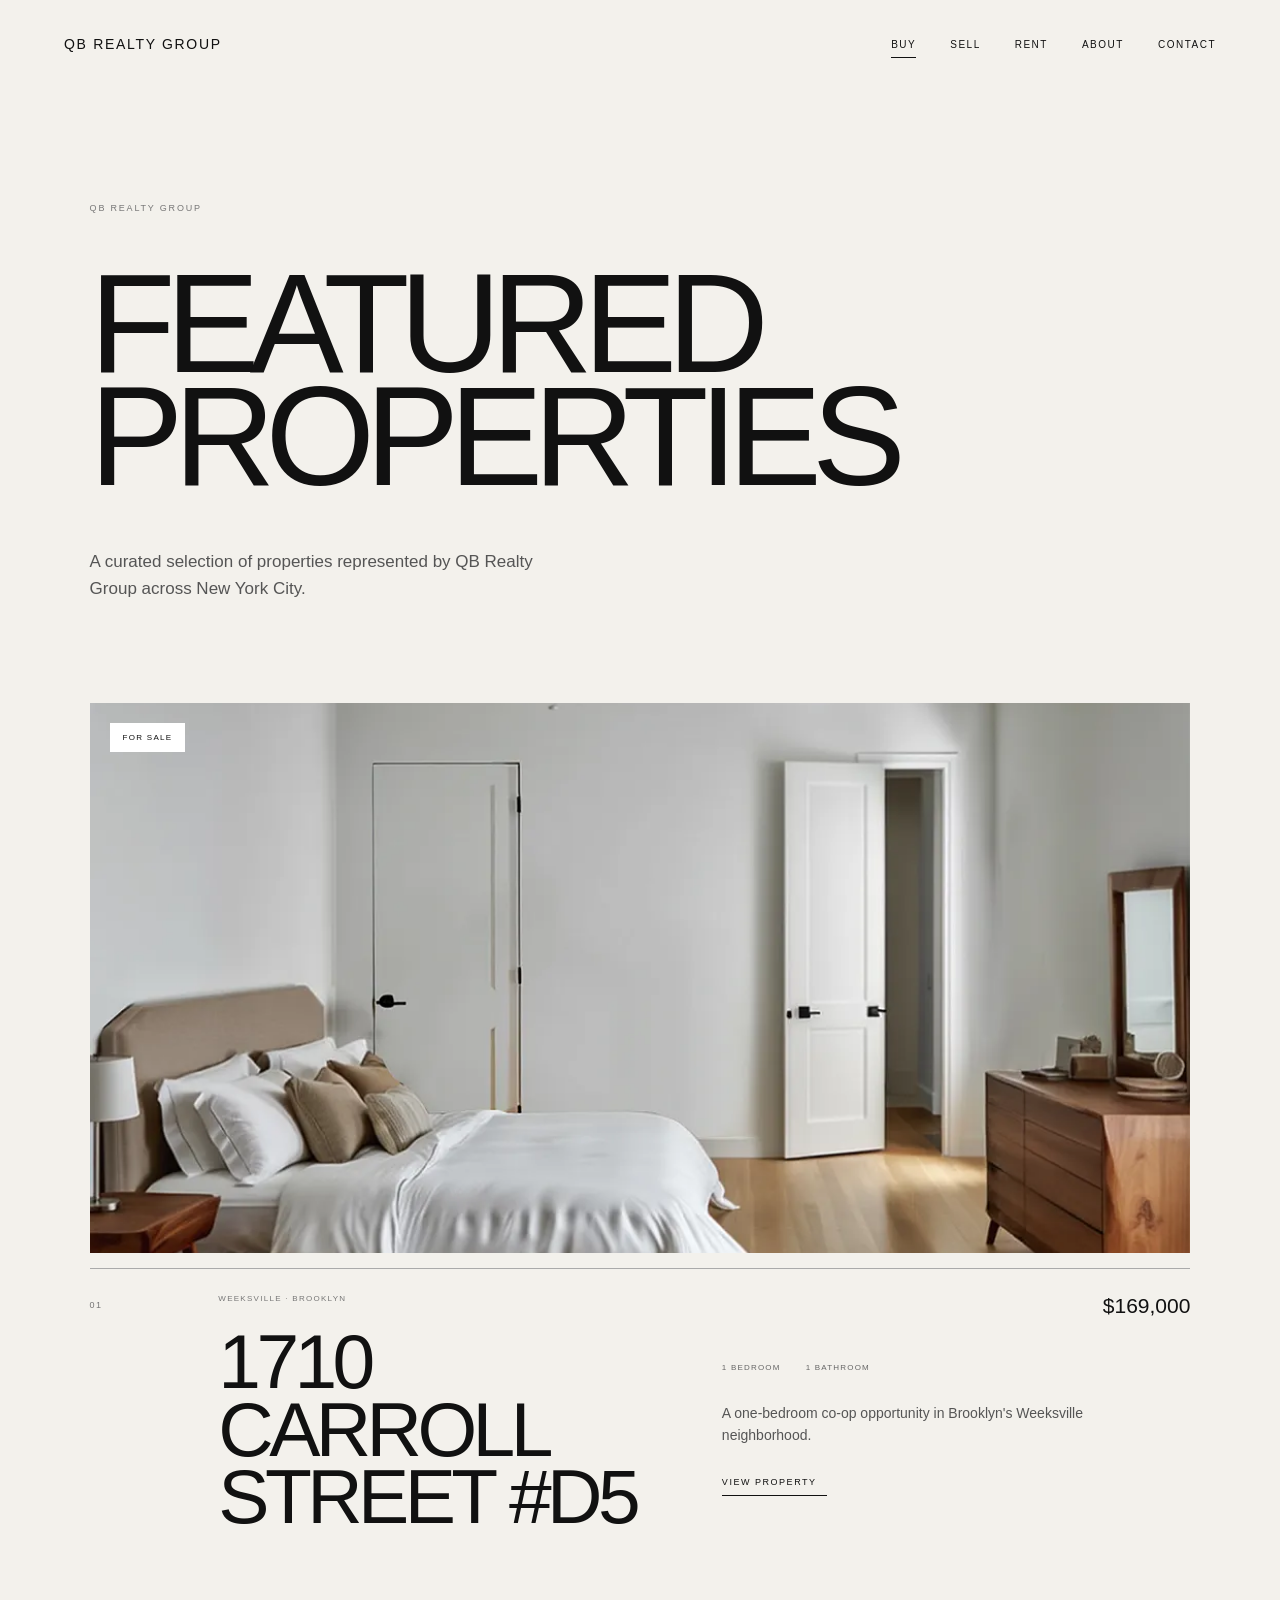
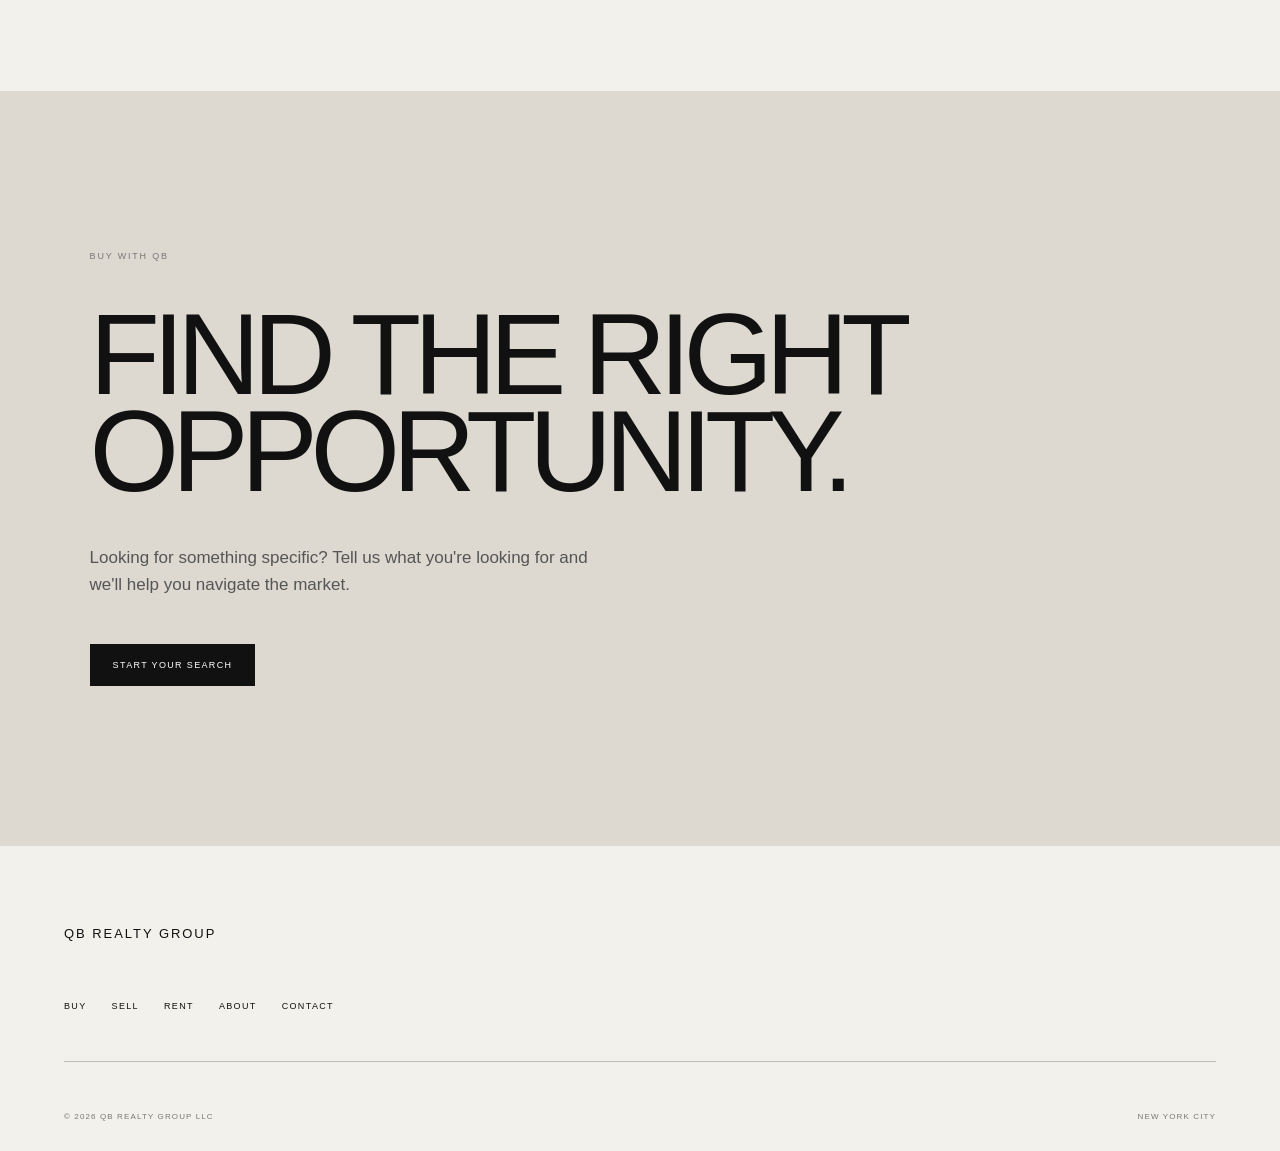
<file: buy.html>
<!DOCTYPE html>
<html lang="en">

<head>
    <meta charset="UTF-8">
    <meta name="viewport" content="width=device-width, initial-scale=1.0">

    <title>Buy | QB Realty Group</title>

    <link rel="stylesheet" href="styles.css">

    <link rel="icon"
          type="image/png"
          href="./images/favicon-96x96.png"
          sizes="96x96">
</head>

<body>

<header class="site-header">

    <a href="./index.html" class="brand">
        QB REALTY GROUP
    </a>

    <nav class="site-nav">
        <a href="./buy.html" class="active">BUY</a>
        <a href="./sell.html">SELL</a>
        <a href="./rent.html">RENT</a>
        <a href="./about.html">ABOUT</a>
        <a href="./contact.html">CONTACT</a>
    </nav>

    <button class="menu-toggle" aria-label="Open navigation">
        <span></span>
        <span></span>
    </button>

</header>


<main>

    <section class="page-intro">

        <span class="eyebrow">
            QB REALTY GROUP
        </span>

        <h1>
            FEATURED<br>
            PROPERTIES
        </h1>

        <p>
            A curated selection of properties represented
            by QB Realty Group across New York City.
        </p>

    </section>


    <section class="featured-listing">

        <a
            href="https://streeteasy.com/building/1710-carroll-street-brooklyn/d5"
            target="_blank"
            class="featured-image">

            <img
                src="./images/7876b1738006db3cecf857ec42f02eb3-se_extra_large_1500_800.jpg"
                alt="1710 Carroll Street D5">

            <span class="property-tag">
                FOR SALE
            </span>

        </a>


        <div class="featured-details">

            <div>
                <span class="property-number">
                    01
                </span>
            </div>

            <div>

                <span class="property-location">
                    WEEKSVILLE · BROOKLYN
                </span>

                <h2>
                    1710 CARROLL<br>
                    STREET #D5
                </h2>

            </div>

            <div>

                <div class="property-price">
                    $169,000
                </div>

                <div class="property-meta">
                    <span>1 BEDROOM</span>
                    <span>1 BATHROOM</span>
                </div>

                <p>
                    A one-bedroom co-op opportunity in Brooklyn's
                    Weeksville neighborhood.
                </p>

                <a
                    href="https://streeteasy.com/building/1710-carroll-street-brooklyn/d5"
                    target="_blank"
                    class="text-link">

                    VIEW PROPERTY <span></span>

                </a>

            </div>

        </div>

    </section>


    <section class="buy-cta">

        <span class="eyebrow">
            BUY WITH QB
        </span>

        <h2>
            FIND THE RIGHT
            OPPORTUNITY.
        </h2>

        <p>
            Looking for something specific?
            Tell us what you're looking for and we'll
            help you navigate the market.
        </p>

        <a href="./contact.html" class="button button-dark">
            START YOUR SEARCH
        </a>

    </section>

</main>


<footer class="site-footer">

    <div class="footer-brand">
        QB REALTY GROUP
    </div>

    <div class="footer-links">
        <a href="./buy.html">BUY</a>
        <a href="./sell.html">SELL</a>
        <a href="./rent.html">RENT</a>
        <a href="./about.html">ABOUT</a>
        <a href="./contact.html">CONTACT</a>
    </div>

    <div class="footer-bottom">
        <span>© 2026 QB REALTY GROUP LLC</span>
        <span>NEW YORK CITY</span>
    </div>

</footer>

</body>
</html>
</file>
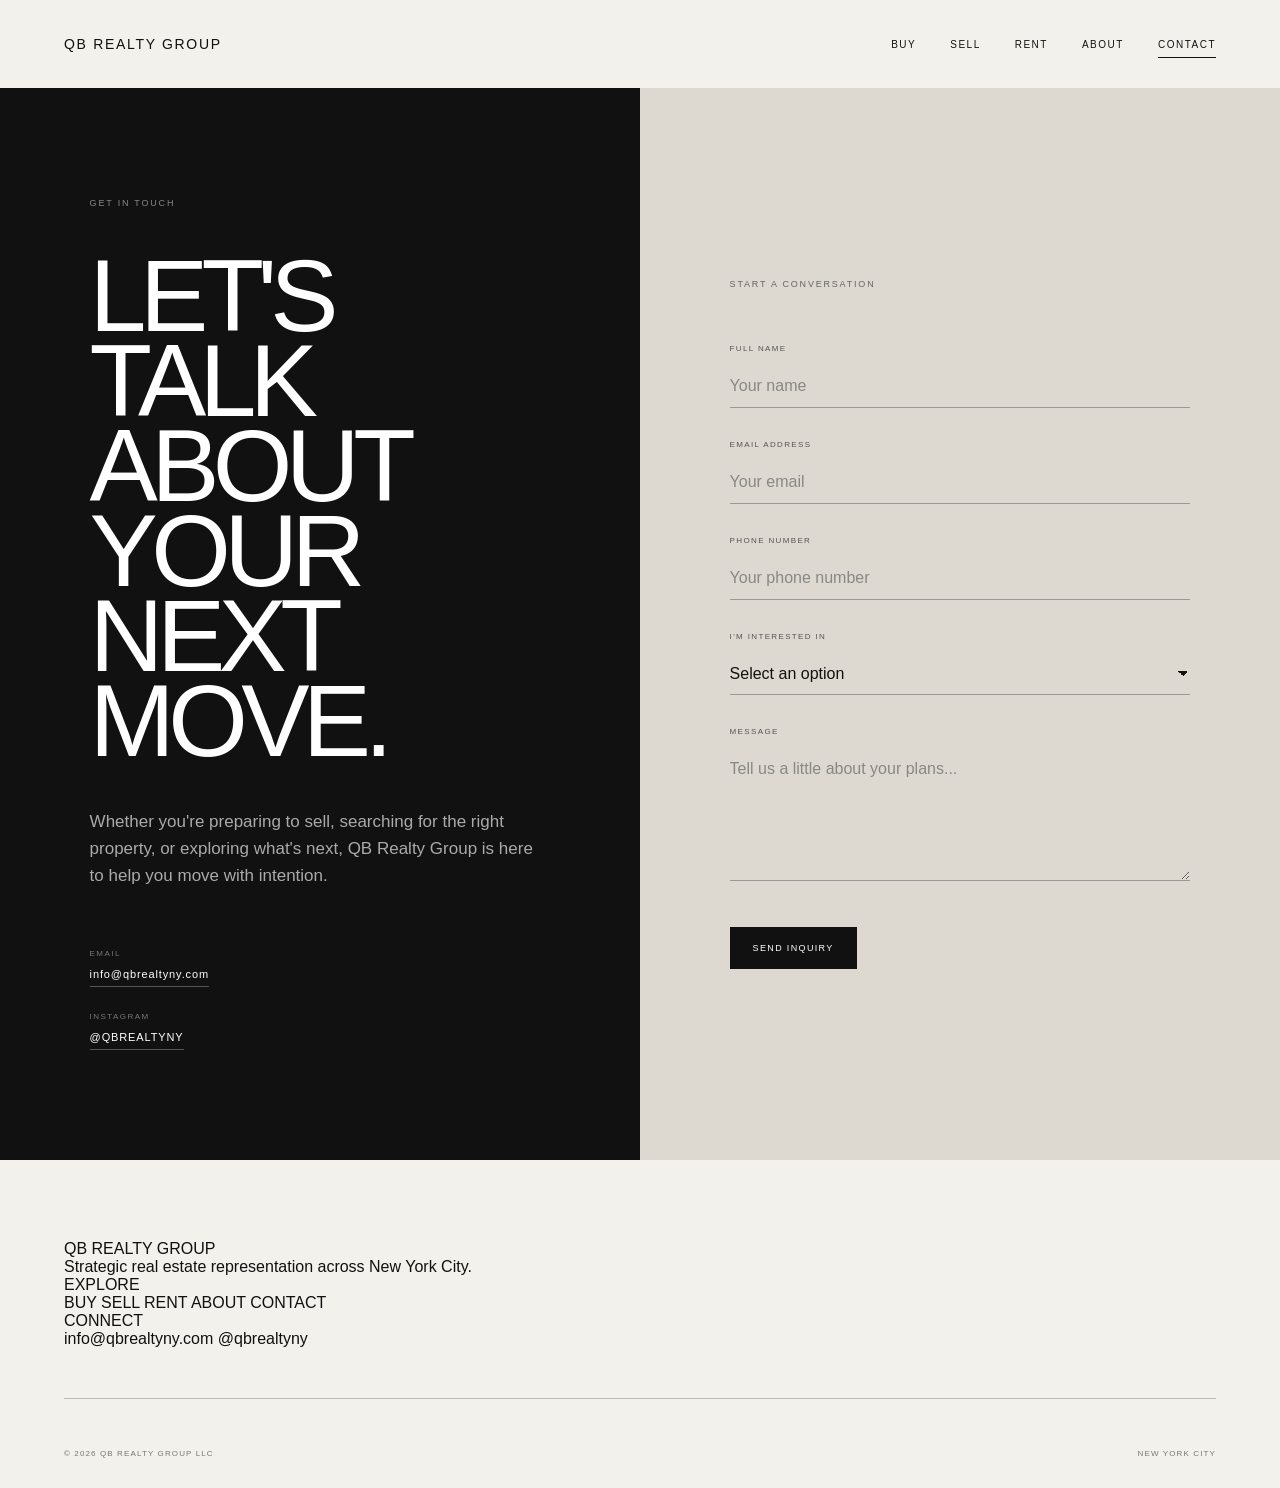
<file: contact.html>
<!DOCTYPE html>
<html lang="en">
<head>
    <meta charset="UTF-8">
    <meta name="viewport" content="width=device-width, initial-scale=1.0">

    <title>Contact | QB Realty Group</title>

    <meta
        name="description"
        content="Contact QB Realty Group for strategic real estate representation across New York City."
    >

    <link rel="icon" type="image/png" href="./images/favicon-96x96.png">

    <link rel="stylesheet" href="./styles.css">
</head>

<body>

    <!-- HEADER -->
    <header class="site-header">
        <a href="index.html" class="brand">
            QB REALTY GROUP
        </a>

        <nav class="site-nav">
            <a href="buy.html">BUY</a>
            <a href="sell.html">SELL</a>
            <a href="rent.html">RENT</a>
            <a href="about.html">ABOUT</a>
            <a href="contact.html" class="active">CONTACT</a>
        </nav>

        <button class="menu-toggle" aria-label="Open menu">
            <span></span>
            <span></span>
        </button>
    </header>


    <!-- CONTACT PAGE -->
    <main class="contact-page">

        <section class="contact-layout">

            <!-- LEFT -->
            <div class="contact-intro">

                <span class="eyebrow">
                    GET IN TOUCH
                </span>

                <h1>
                    LET'S TALK<br>
                    ABOUT YOUR<br>
                    NEXT MOVE.
                </h1>

                <p>
                    Whether you're preparing to sell, searching for the
                    right property, or exploring what's next, QB Realty
                    Group is here to help you move with intention.
                </p>

                <div class="contact-details">

                    <div class="contact-detail">
                        <span class="detail-label">EMAIL</span>
                        <a href="mailto:info@qbrealtyny.com">
                            info@qbrealtyny.com
                        </a>
                    </div>

                    <div class="contact-detail">
                        <span class="detail-label">INSTAGRAM</span>
                        <a
                            href="https://www.instagram.com/qbrealtyny/"
                            target="_blank"
                            rel="noopener noreferrer"
                        >
                            @QBREALTYNY
                        </a>
                    </div>

                </div>

            </div>


            <!-- RIGHT -->
            <div class="contact-form-wrap">

                <span class="eyebrow">
                    START A CONVERSATION
                </span>

                <!-- FORM -->
                <form
                    id="contactForm"
                    class="contact-form"
                    action="https://formsubmit.co/info@qbrealtyny.com"
                    method="POST"
                >

                    <!-- FormSubmit settings -->
                    <input
                        type="hidden"
                        name="_subject"
                        value="New Inquiry — QB Realty Group"
                    >

                    <input
                        type="hidden"
                        name="_captcha"
                        value="false"
                    >

                    <input
                        type="hidden"
                        name="_template"
                        value="table"
                    >


                    <!-- NAME -->
                    <div class="form-group">
                        <label for="name">
                            FULL NAME
                        </label>

                        <input
                            type="text"
                            id="name"
                            name="name"
                            placeholder="Your name"
                            autocomplete="name"
                            required
                        >
                    </div>


                    <!-- EMAIL -->
                    <div class="form-group">
                        <label for="email">
                            EMAIL ADDRESS
                        </label>

                        <input
                            type="email"
                            id="email"
                            name="email"
                            placeholder="Your email"
                            autocomplete="email"
                            required
                        >
                    </div>


                    <!-- PHONE -->
                    <div class="form-group">
                        <label for="phone">
                            PHONE NUMBER
                        </label>

                        <input
                            type="tel"
                            id="phone"
                            name="phone"
                            placeholder="Your phone number"
                            autocomplete="tel"
                        >
                    </div>


                    <!-- INTEREST -->
                    <div class="form-group">
                        <label for="interest">
                            I'M INTERESTED IN
                        </label>

                        <select
                            id="interest"
                            name="interest"
                            required
                        >
                            <option value="" disabled selected>
                                Select an option
                            </option>

                            <option value="Selling">
                                Selling
                            </option>

                            <option value="Buying">
                                Buying
                            </option>

                            <option value="Renting">
                                Renting
                            </option>

                            <option value="Other">
                                Other
                            </option>
                        </select>
                    </div>


                    <!-- MESSAGE -->
                    <div class="form-group">
                        <label for="message">
                            MESSAGE
                        </label>

                        <textarea
                            id="message"
                            name="message"
                            rows="6"
                            placeholder="Tell us a little about your plans..."
                            required
                        ></textarea>
                    </div>


                    <!-- SUBMIT -->
                    <button
                        type="submit"
                        class="button button-dark"
                    >
                        SEND INQUIRY
                    </button>

                </form>


                <!-- SUCCESS MESSAGE -->
                <div
                    id="formSuccess"
                    class="form-success"
                    aria-live="polite"
                >

                    <span class="eyebrow">
                        INQUIRY RECEIVED
                    </span>

                    <h2>
                        THANK YOU.
                    </h2>

                    <p>
                        Your inquiry has been received. A member of
                        QB Realty Group will be in touch shortly.
                    </p>

                    <a
                        href="index.html"
                        class="text-link"
                    >
                        RETURN HOME →
                    </a>

                </div>

            </div>

        </section>

    </main>

<!-- FOOTER -->
<footer class="site-footer">

    <div class="footer-main">

        <div class="footer-branding">
            <div class="footer-logo">
                QB REALTY GROUP
            </div>

            <p>
                Strategic real estate representation
                across New York City.
            </p>
        </div>

        <div class="footer-column">

            <span class="footer-label">
                EXPLORE
            </span>

            <nav class="footer-nav">
                <a href="buy.html">BUY</a>
                <a href="sell.html">SELL</a>
                <a href="rent.html">RENT</a>
                <a href="about.html">ABOUT</a>
                <a href="contact.html">CONTACT</a>
            </nav>

        </div>

        <div class="footer-column">

            <span class="footer-label">
                CONNECT
            </span>

            <div class="footer-contact">

                <a href="mailto:info@qbrealtyny.com">
                    info@qbrealtyny.com
                </a>

                <a
                    href="https://www.instagram.com/qbrealtyny/"
                    target="_blank"
                    rel="noopener noreferrer"
                >
                    @qbrealtyny
                </a>

            </div>

        </div>

    </div>


    <div class="footer-bottom">

        <span>
            © 2026 QB REALTY GROUP LLC
        </span>

        <span>
            NEW YORK CITY
        </span>

    </div>

</footer>


    <!-- FORM SCRIPT -->
    <script>
        const contactForm = document.getElementById("contactForm");
        const formSuccess = document.getElementById("formSuccess");

        contactForm.addEventListener("submit", async function (event) {
            event.preventDefault();

            const submitButton =
                contactForm.querySelector("button[type='submit']");

            const originalText = submitButton.textContent;

            submitButton.disabled = true;
            submitButton.textContent = "SENDING...";

            try {
                const response = await fetch(
                    contactForm.action,
                    {
                        method: "POST",
                        body: new FormData(contactForm),
                        headers: {
                            "Accept": "application/json"
                        }
                    }
                );

                if (response.ok) {

                    contactForm.style.display = "none";

                    formSuccess.classList.add("show");

                    contactForm.reset();

                } else {
                    throw new Error("Submission failed");
                }

            } catch (error) {

                submitButton.disabled = false;
                submitButton.textContent = originalText;

                alert(
                    "There was a problem sending your inquiry. Please email info@qbrealtyny.com directly."
                );
            }
        });
    </script>


    <!-- MOBILE MENU -->
    <script>
        const menuToggle = document.querySelector(".menu-toggle");
        const siteNav = document.querySelector(".site-nav");

        if (menuToggle && siteNav) {

            menuToggle.addEventListener("click", () => {

                menuToggle.classList.toggle("open");
                siteNav.classList.toggle("open");

            });

        }
    </script>

    <script>
const contactForm = document.getElementById("contactForm");
const formSuccess = document.getElementById("formSuccess");

contactForm.addEventListener("submit", async function (event) {
    event.preventDefault();

    const submitButton = contactForm.querySelector("button[type='submit']");
    const originalText = submitButton.textContent;

    submitButton.disabled = true;
    submitButton.textContent = "SENDING...";

    try {
        const response = await fetch(contactForm.action, {
            method: "POST",
            body: new FormData(contactForm),
            headers: {
                "Accept": "application/json"
            }
        });

        if (response.ok) {
            contactForm.style.display = "none";
            formSuccess.classList.add("show");
            contactForm.reset();
        } else {
            throw new Error("Submission failed");
        }
    } catch (error) {
        submitButton.disabled = false;
        submitButton.textContent = originalText;

        alert(
            "There was a problem sending your inquiry. Please email info@qbrealtyny.com directly."
        );
    }
});
</script>

</body>
</html>
</file>
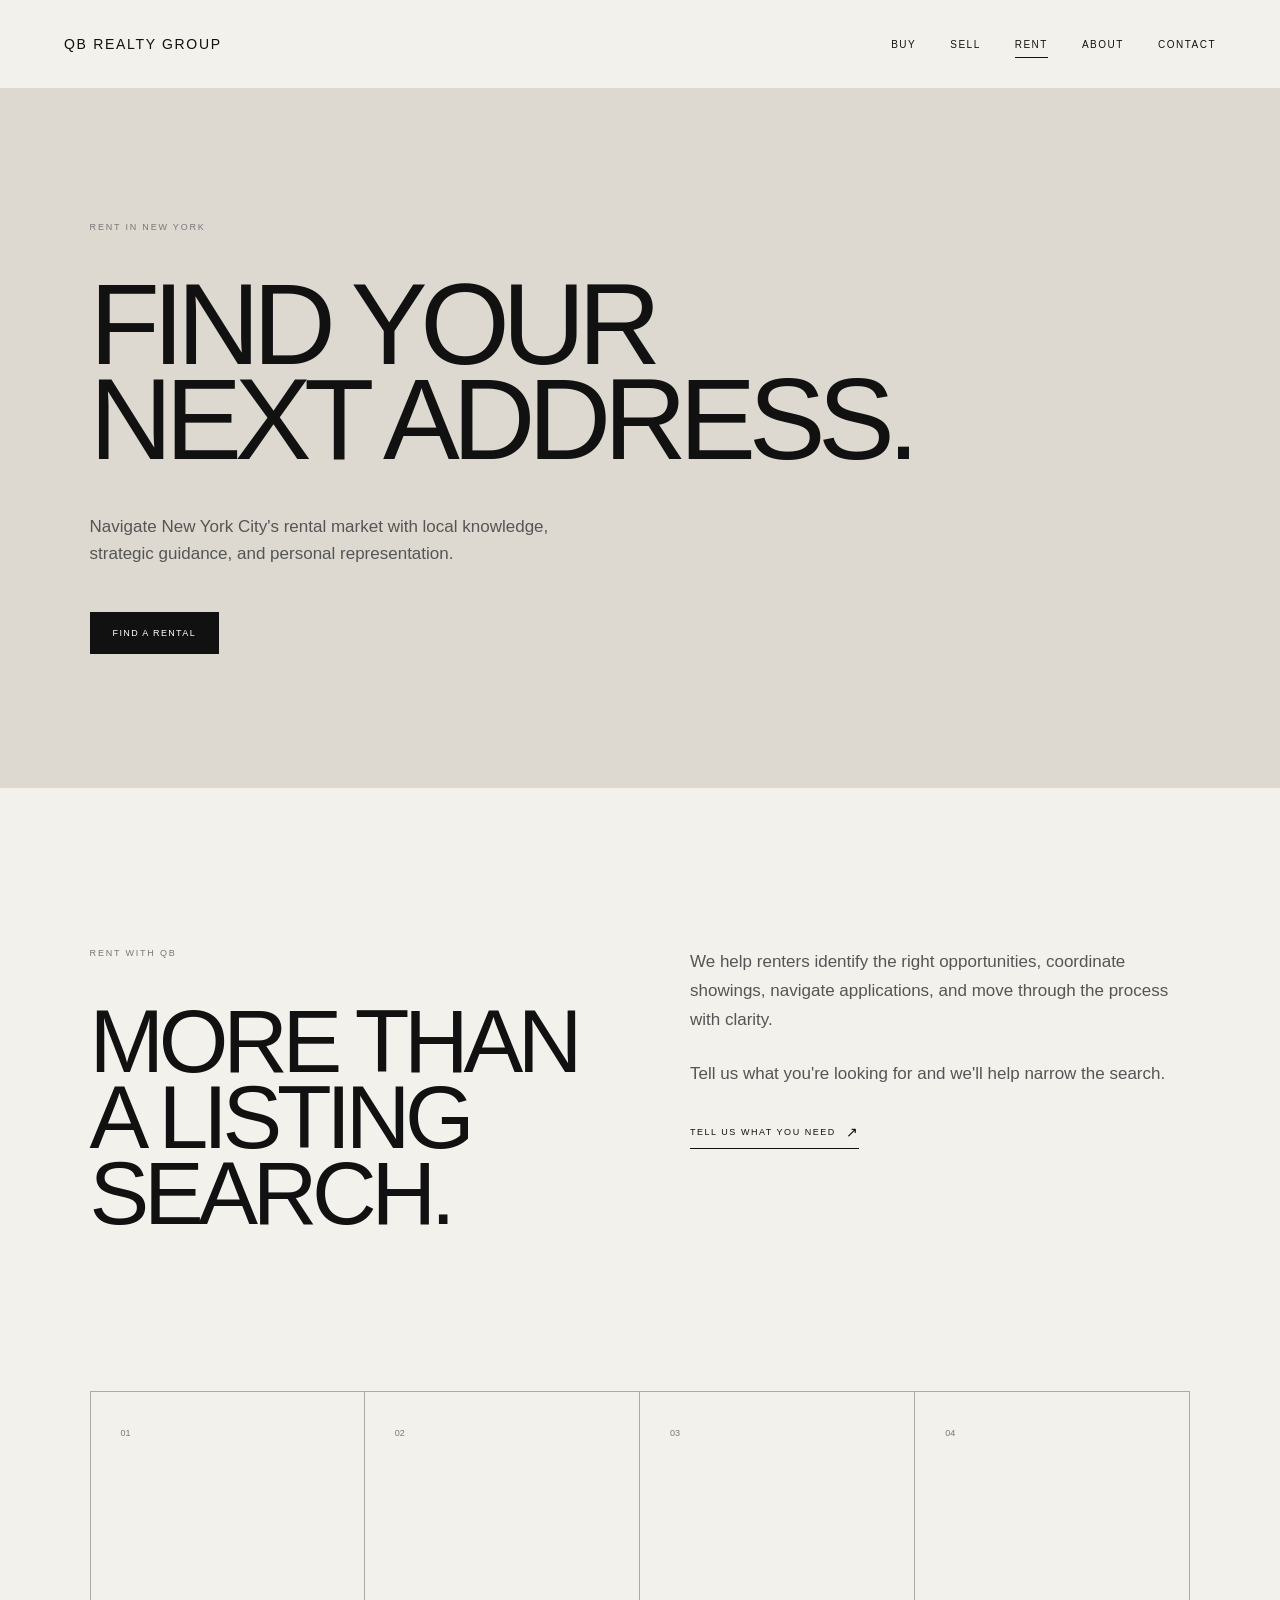
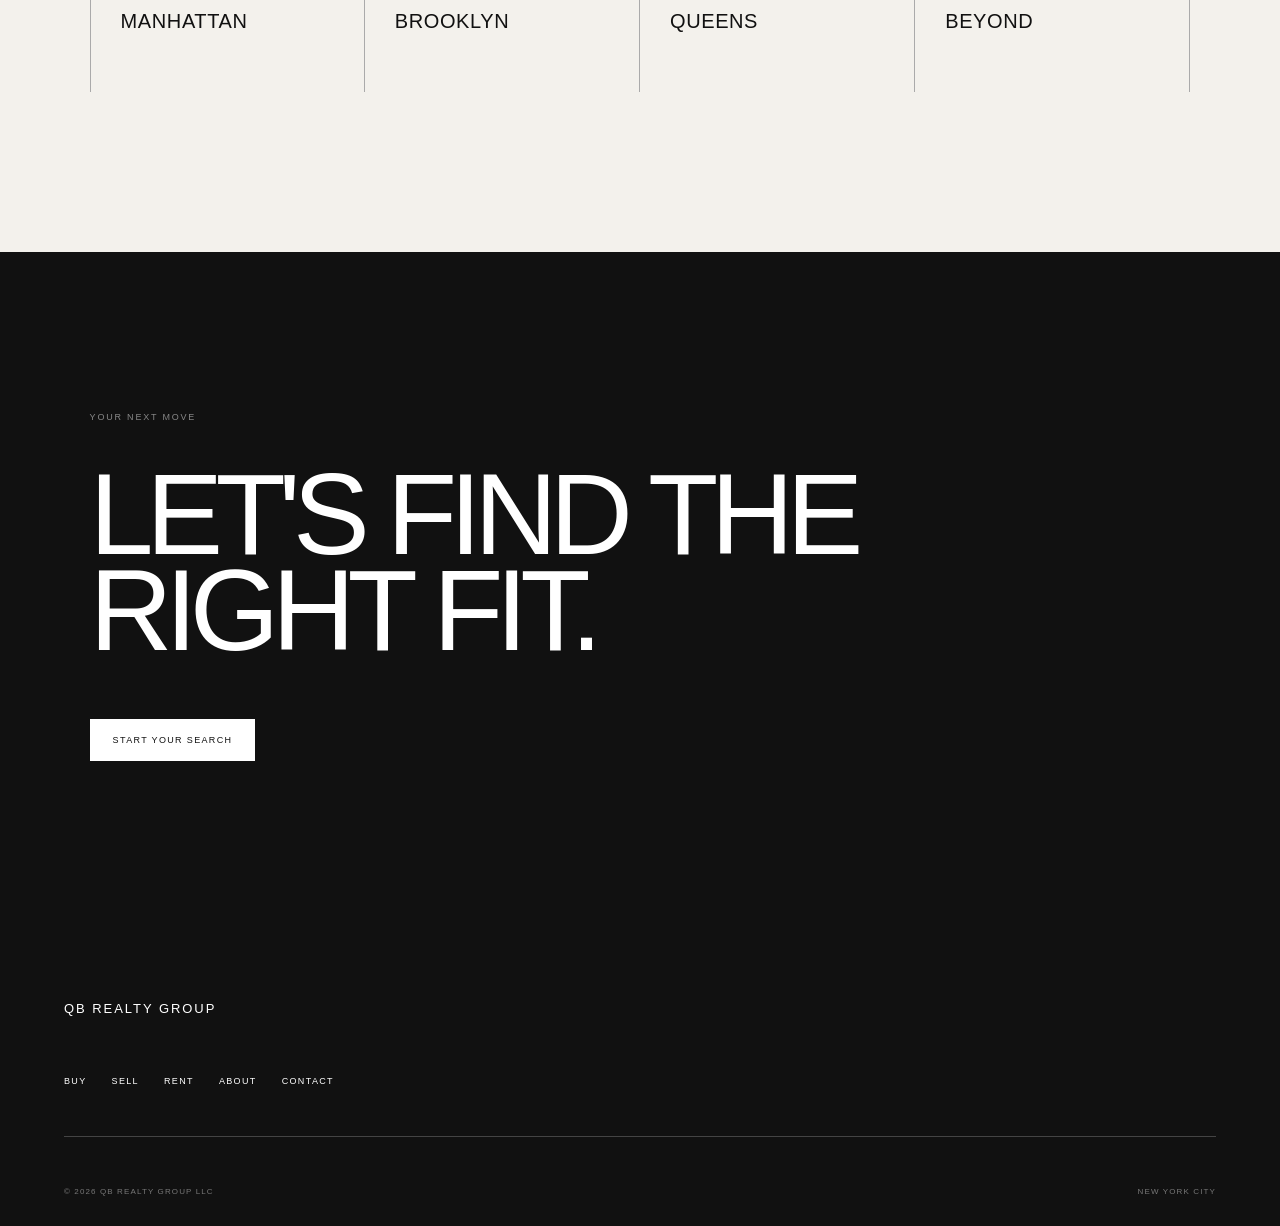
<file: rent.html>
<!DOCTYPE html>
<html lang="en">

<head>
    <meta charset="UTF-8">
    <meta name="viewport" content="width=device-width, initial-scale=1.0">

    <title>Rent | QB Realty Group</title>

    <link rel="stylesheet" href="styles.css">

    <link rel="icon"
          type="image/png"
          href="./images/favicon-96x96.png"
          sizes="96x96">
</head>

<body>

<header class="site-header">

    <a href="./index.html" class="brand">
        QB REALTY GROUP
    </a>

    <nav class="site-nav">
        <a href="./buy.html">BUY</a>
        <a href="./sell.html">SELL</a>
        <a href="./rent.html" class="active">RENT</a>
        <a href="./about.html">ABOUT</a>
        <a href="./contact.html">CONTACT</a>
    </nav>

    <button class="menu-toggle" aria-label="Open navigation">
        <span></span>
        <span></span>
    </button>

</header>


<main>

    <section class="rent-hero">

        <span class="eyebrow">
            RENT IN NEW YORK
        </span>

        <h1>
            FIND YOUR<br>
            NEXT ADDRESS.
        </h1>

        <p>
            Navigate New York City's rental market with
            local knowledge, strategic guidance, and personal representation.
        </p>

        <a href="./contact.html" class="button button-dark">
            FIND A RENTAL
        </a>

    </section>


    <section class="rent-content">

        <div>

            <span class="eyebrow">
                RENT WITH QB
            </span>

            <h2>
                MORE THAN
                A LISTING SEARCH.
            </h2>

        </div>

        <div>

            <p>
                We help renters identify the right opportunities,
                coordinate showings, navigate applications, and
                move through the process with clarity.
            </p>

            <p>
                Tell us what you're looking for and we'll help
                narrow the search.
            </p>

            <a href="./contact.html" class="text-link">
                TELL US WHAT YOU NEED <span>↗</span>
            </a>

        </div>

    </section>


    <section class="rent-categories">

        <div class="rent-category">
            <span>01</span>
            <h3>
                MANHATTAN
            </h3>
        </div>

        <div class="rent-category">
            <span>02</span>
            <h3>
                BROOKLYN
            </h3>
        </div>

        <div class="rent-category">
            <span>03</span>
            <h3>
                QUEENS
            </h3>
        </div>

        <div class="rent-category">
            <span>04</span>
            <h3>
                BEYOND
            </h3>
        </div>

    </section>


    <section class="rent-cta">

        <span class="eyebrow">
            YOUR NEXT MOVE
        </span>

        <h2>
            LET'S FIND
            THE RIGHT FIT.
        </h2>

        <a href="./contact.html" class="button button-light">
            START YOUR SEARCH
        </a>

    </section>

</main>


<footer class="site-footer dark-footer">

    <div class="footer-brand">
        QB REALTY GROUP
    </div>

    <div class="footer-links">
        <a href="./buy.html">BUY</a>
        <a href="./sell.html">SELL</a>
        <a href="./rent.html">RENT</a>
        <a href="./about.html">ABOUT</a>
        <a href="./contact.html">CONTACT</a>
    </div>

    <div class="footer-bottom">
        <span>© 2026 QB REALTY GROUP LLC</span>
        <span>NEW YORK CITY</span>
    </div>

</footer>

</body>
</html>
</file>
<file: styles.css>
/* =========================================================
   QB REALTY GROUP
   MASTER STYLESHEET
========================================================= */


/* =========================================================
   RESET
========================================================= */

* {
    box-sizing: border-box;
    margin: 0;
    padding: 0;
}

html {
    scroll-behavior: smooth;
}

body {
    background: #f3f1ec;
    color: #111;
    font-family: Helvetica, Arial, sans-serif;
    font-weight: 300;
    -webkit-font-smoothing: antialiased;
}

img {
    display: block;
    width: 100%;
}

a {
    color: inherit;
    text-decoration: none;
}

button,
input,
textarea,
select {
    font: inherit;
}


/* =========================================================
   HEADER
========================================================= */

.site-header {
    height: 88px;
    padding: 0 5vw;

    display: flex;
    align-items: center;
    justify-content: space-between;

    position: relative;
    z-index: 20;

    background: #f3f1ec;
}

.brand {
    font-size: 14px;
    font-weight: 500;
    letter-spacing: .12em;
    white-space: nowrap;
}

.site-nav {
    display: flex;
    align-items: center;
    gap: 34px;
}

.site-nav a {
    font-size: 10px;
    letter-spacing: .15em;
    position: relative;
    transition: opacity .25s ease;
}

.site-nav a:hover {
    opacity: .5;
}

.site-nav a.active::after {
    content: "";

    position: absolute;
    left: 0;
    right: 0;
    bottom: -8px;

    height: 1px;

    background: currentColor;
}

.menu-toggle {
    display: none;

    border: 0;
    background: transparent;

    width: 30px;
    height: 25px;

    flex-direction: column;
    justify-content: space-between;

    cursor: pointer;
}

.menu-toggle span {
    width: 100%;
    height: 1px;
    background: #111;
}


/* =========================================================
   GLOBAL TYPOGRAPHY
========================================================= */

.eyebrow {
    display: block;

    font-size: 9px;
    letter-spacing: .2em;

    color: #777;
}

h1,
h2,
h3 {
    font-weight: 400;
}

.section-number {
    font-size: 9px;
    letter-spacing: .18em;
    color: #777;
}

.large-copy {
    max-width: 580px;

    font-size: 20px;
    line-height: 1.55;
}

.text-link {
    display: inline-flex;
    align-items: center;
    gap: 10px;

    margin-top: 35px;

    font-size: 9px;
    letter-spacing: .17em;

    border-bottom: 1px solid currentColor;
    padding-bottom: 8px;
}

.text-link span {
    font-size: 14px;
}


/* =========================================================
   BUTTONS
========================================================= */

.button {
    display: inline-flex;
    align-items: center;
    justify-content: center;

    padding: 16px 23px;

    font-size: 9px;
    letter-spacing: .15em;

    border: 0;

    cursor: pointer;

    transition:
        background .25s ease,
        color .25s ease,
        border-color .25s ease,
        opacity .25s ease;
}

.button-dark {
    background: #111;
    color: #fff;
}

.button-dark:hover {
    background: #333;
}

.button-light {
    background: #fff;
    color: #111;
}

.button-outline {
    color: #fff;
    border: 1px solid rgba(255, 255, 255, .6);
}

.button-outline:hover {
    background: #fff;
    color: #111;
}


/* =========================================================
   HOME HERO
========================================================= */

.home-page {
    background: #111;
}

.home-page .site-header {
    position: absolute;

    top: 0;
    left: 0;
    right: 0;

    background: transparent;
    color: #fff;
}

.home-page .site-nav a.active::after {
    background: #fff;
}

.home-hero {
    height: 100vh;
    min-height: 700px;

    position: relative;

    overflow: hidden;

    color: #fff;
}

.home-hero-video {
    position: absolute;

    inset: 0;

    width: 100%;
    height: 100%;

    object-fit: cover;
}

.home-hero-overlay {
    position: absolute;

    inset: 0;

    background:
        linear-gradient(
            180deg,
            rgba(0, 0, 0, .58) 0%,
            rgba(0, 0, 0, .12) 40%,
            rgba(0, 0, 0, .50) 100%
        );
}

.home-hero-content {
    position: absolute;

    left: 7vw;
    bottom: 13vh;

    max-width: 950px;
}

.home-hero-content .eyebrow {
    color: rgba(255, 255, 255, .7);
}

.home-hero h1 {
    margin-top: 28px;

    font-size: clamp(62px, 9vw, 145px);
    line-height: .84;

    letter-spacing: -.065em;
}

.home-hero-content p {
    max-width: 480px;

    margin-top: 38px;

    font-size: 16px;
    line-height: 1.55;

    color: rgba(255, 255, 255, .82);
}

.hero-actions {
    display: flex;
    gap: 12px;

    margin-top: 35px;
}

.hero-bottom {
    position: absolute;

    left: 7vw;
    right: 7vw;
    bottom: 28px;

    display: flex;
    justify-content: space-between;

    font-size: 8px;
    letter-spacing: .18em;

    color: rgba(255, 255, 255, .65);
}


/* =========================================================
   HOME INTRO
========================================================= */

.home-intro {
    display: grid;

    grid-template-columns: .25fr 1fr;

    padding: 160px 7vw;

    background: #f3f1ec;
}

.home-intro h2 {
    max-width: 1050px;

    margin-top: 45px;

    font-size: clamp(55px, 8vw, 125px);
    line-height: .88;

    letter-spacing: -.065em;
}

.home-intro .large-copy {
    margin-top: 60px;
}


/* =========================================================
   HOME SELL
========================================================= */

.home-sell {
    display: grid;

    grid-template-columns: 1.2fr .8fr;

    min-height: 720px;
}

.home-sell-image {
    overflow: hidden;
}

.home-sell-image img {
    height: 100%;
    object-fit: cover;
}

.home-sell-content {
    padding: 100px 7vw;

    display: flex;
    flex-direction: column;
    justify-content: center;

    background: #ddd9d0;
}

.home-sell-content h2 {
    margin-top: 40px;

    font-size: clamp(60px, 7vw, 110px);
    line-height: .85;

    letter-spacing: -.06em;
}

.home-sell-content p {
    max-width: 400px;

    margin-top: 40px;

    font-size: 16px;
    line-height: 1.6;

    color: #555;
}


/* =========================================================
   HOME PROPERTY
========================================================= */

.home-property {
    padding: 150px 7vw;

    background: #f3f1ec;
}

.section-heading {
    display: flex;
    justify-content: space-between;
    align-items: end;
}

.section-heading h2 {
    max-width: 800px;

    margin-top: 45px;

    font-size: clamp(60px, 8vw, 125px);
    line-height: .85;

    letter-spacing: -.06em;
}

.section-heading .text-link {
    margin-bottom: 5px;
}

.home-property-image {
    display: block;

    position: relative;

    margin-top: 100px;

    overflow: hidden;
}

.home-property-image img {
    aspect-ratio: 16 / 8;

    object-fit: cover;

    transition: transform .8s ease;
}

.home-property-image:hover img {
    transform: scale(1.02);
}

.property-tag {
    position: absolute;

    top: 20px;
    left: 20px;

    padding: 10px 13px;

    background: #fff;

    font-size: 8px;
    letter-spacing: .16em;
}

.home-property-info {
    display: flex;
    justify-content: space-between;

    padding-top: 20px;

    border-top: 1px solid #aaa;
    margin-top: 15px;
}

.property-location {
    display: block;

    font-size: 8px;
    letter-spacing: .16em;

    color: #777;
}

.home-property-info h3 {
    margin-top: 12px;

    font-size: 25px;
    letter-spacing: -.02em;
}

.property-price {
    font-size: 21px;
}


/* =========================================================
   HOME ABOUT
========================================================= */

.home-about {
    display: grid;

    grid-template-columns: .25fr 1fr;

    padding: 160px 7vw;

    background: #111;
    color: #fff;
}

.home-about .eyebrow {
    color: #888;
}

.home-about h2 {
    max-width: 1100px;

    margin-top: 45px;

    font-size: clamp(60px, 8vw, 125px);
    line-height: .85;

    letter-spacing: -.065em;
}

.home-about p {
    max-width: 520px;

    margin-top: 50px;

    font-size: 17px;
    line-height: 1.6;

    color: #aaa;
}

.home-about .text-link {
    margin-top: 40px;
}


/* =========================================================
   HOME CTA
========================================================= */

.home-cta {
    padding: 170px 7vw;

    background: #ddd9d0;
}

.home-cta h2 {
    max-width: 1100px;

    margin-top: 45px;

    font-size: clamp(65px, 9vw, 140px);
    line-height: .82;

    letter-spacing: -.065em;
}

.home-cta .button {
    margin-top: 60px;
}


/* =========================================================
   GENERIC PAGE INTRO
========================================================= */

.page-intro {
    padding: 115px 7vw 100px;

    background: #f3f1ec;
}

.page-intro h1 {
    margin-top: 55px;

    font-size: clamp(75px, 11vw, 165px);
    line-height: .8;

    letter-spacing: -.07em;
}

.page-intro p {
    max-width: 470px;

    margin-top: 55px;

    font-size: 17px;
    line-height: 1.6;

    color: #555;
}


/* =========================================================
   BUY
========================================================= */

.featured-listing {
    padding: 0 7vw 160px;
}

.featured-image {
    display: block;

    position: relative;

    overflow: hidden;
}

.featured-image img {
    aspect-ratio: 16 / 8;

    object-fit: cover;

    transition: transform .8s ease;
}

.featured-image:hover img {
    transform: scale(1.02);
}

.featured-details {
    display: grid;

    grid-template-columns: .2fr 1fr 1fr;

    gap: 35px;

    padding-top: 25px;

    border-top: 1px solid #aaa;

    margin-top: 15px;
}

.property-number {
    font-size: 9px;
    letter-spacing: .15em;
    color: #777;
}

.featured-details h2 {
    margin-top: 25px;

    font-size: clamp(45px, 6vw, 85px);
    line-height: .88;

    letter-spacing: -.06em;
}

.featured-details .property-price {
    text-align: right;
}

.property-meta {
    display: flex;
    gap: 25px;

    margin-top: 45px;

    font-size: 8px;
    letter-spacing: .15em;

    color: #666;
}

.featured-details p {
    max-width: 400px;

    margin-top: 30px;

    font-size: 14px;
    line-height: 1.6;

    color: #555;
}

.featured-details .text-link {
    margin-top: 30px;
}

.buy-cta {
    padding: 160px 7vw;

    background: #ddd9d0;
}

.buy-cta h2 {
    max-width: 1000px;

    margin-top: 45px;

    font-size: clamp(65px, 9vw, 135px);
    line-height: .84;

    letter-spacing: -.065em;
}

.buy-cta p {
    max-width: 500px;

    margin-top: 45px;

    font-size: 17px;
    line-height: 1.6;

    color: #555;
}

.buy-cta .button {
    margin-top: 45px;
}


/* =========================================================
   SELL
========================================================= */

.sell-hero {
    display: grid;

    grid-template-columns: 1fr 1fr;

    min-height: 780px;
}

.sell-hero-content {
    padding: 120px 7vw;

    display: flex;
    flex-direction: column;
    justify-content: center;

    background: #ddd9d0;
}

.sell-hero-content h1 {
    margin-top: 45px;

    font-size: clamp(65px, 7vw, 115px);
    line-height: .84;

    letter-spacing: -.065em;
}

.sell-hero-content p {
    max-width: 500px;

    margin-top: 45px;

    font-size: 17px;
    line-height: 1.6;

    color: #555;
}

.sell-hero-content .button {
    align-self: flex-start;

    margin-top: 45px;
}

.sell-hero-image {
    overflow: hidden;
}

.sell-hero-image img {
    height: 100%;

    object-fit: cover;
}

.sell-intro {
    padding: 170px 7vw;

    background: #f3f1ec;
}

.sell-intro h2 {
    max-width: 1100px;

    margin-top: 50px;

    font-size: clamp(65px, 8vw, 125px);
    line-height: .84;

    letter-spacing: -.065em;
}

.sell-intro p {
    max-width: 560px;

    margin-top: 55px;

    font-size: 19px;
    line-height: 1.6;

    color: #555;
}

.sell-process {
    padding: 150px 7vw;

    background: #111;
    color: #fff;
}

.sell-process-heading h2 {
    max-width: 1000px;

    margin-top: 50px;

    font-size: clamp(60px, 8vw, 120px);
    line-height: .85;

    letter-spacing: -.06em;
}

.sell-process-heading .eyebrow {
    color: #888;
}

.process-grid {
    display: grid;

    grid-template-columns: repeat(2, 1fr);

    margin-top: 120px;
}

.process-item {
    min-height: 300px;

    padding: 35px;

    border-top: 1px solid #444;
    border-right: 1px solid #444;
}

.process-item:nth-child(2n) {
    border-right: 0;
}

.process-item span {
    font-size: 9px;
    letter-spacing: .16em;

    color: #777;
}

.process-item h3 {
    max-width: 300px;

    margin-top: 50px;

    font-size: 30px;
    line-height: .95;
}

.process-item p {
    max-width: 360px;

    margin-top: 30px;

    font-size: 14px;
    line-height: 1.6;

    color: #999;
}

.sell-cta {
    padding: 160px 7vw;

    background: #111;
    color: #fff;
}

.sell-cta h2 {
    max-width: 1100px;

    margin-top: 45px;

    font-size: clamp(65px, 9vw, 140px);
    line-height: .82;

    letter-spacing: -.065em;
}

.sell-cta .button {
    margin-top: 60px;
}


/* =========================================================
   RENT
========================================================= */

.rent-hero {
    min-height: 700px;

    padding: 130px 7vw;

    display: flex;
    flex-direction: column;
    justify-content: center;

    background: #ddd9d0;
}

.rent-hero h1 {
    max-width: 1000px;

    margin-top: 45px;

    font-size: clamp(70px, 9vw, 140px);
    line-height: .83;

    letter-spacing: -.065em;
}

.rent-hero p {
    max-width: 500px;

    margin-top: 45px;

    font-size: 17px;
    line-height: 1.6;

    color: #555;
}

.rent-hero .button {
    align-self: flex-start;

    margin-top: 45px;
}

.rent-content {
    display: grid;

    grid-template-columns: 1fr 1fr;

    gap: 100px;

    padding: 160px 7vw;
}

.rent-content h2 {
    max-width: 700px;

    margin-top: 45px;

    font-size: clamp(55px, 7vw, 105px);
    line-height: .85;

    letter-spacing: -.06em;
}

.rent-content p {
    max-width: 500px;

    font-size: 17px;
    line-height: 1.7;

    color: #555;
}

.rent-content p + p {
    margin-top: 25px;
}

.rent-categories {
    display: grid;

    grid-template-columns: repeat(4, 1fr);

    border-top: 1px solid #aaa;

    margin: 0 7vw;
}

.rent-category {
    min-height: 300px;

    padding: 30px;

    border-right: 1px solid #aaa;
}

.rent-category:first-child {
    border-left: 1px solid #aaa;
}

.rent-category span {
    font-size: 9px;
    color: #777;
}

.rent-category h3 {
    margin-top: 170px;

    font-size: 20px;
    letter-spacing: .03em;
}

.rent-cta {
    margin-top: 160px;

    padding: 160px 7vw;

    background: #111;
    color: #fff;
}

.rent-cta .eyebrow {
    color: #888;
}

.rent-cta h2 {
    max-width: 1000px;

    margin-top: 45px;

    font-size: clamp(65px, 9vw, 135px);
    line-height: .83;

    letter-spacing: -.065em;
}

.rent-cta .button {
    margin-top: 60px;
}


/* =========================================================
   ABOUT
========================================================= */

.about-hero {
    display: grid;

    grid-template-columns: .8fr 1.2fr;

    min-height: 800px;

    background: #ddd9d0;
}

.about-hero-title {
    padding: 120px 7vw;

    display: flex;
    flex-direction: column;
    justify-content: center;
}

.about-hero-title h1 {
    margin-top: 45px;

    font-size: clamp(100px, 13vw, 200px);
    line-height: .75;

    letter-spacing: -.08em;
}

.about-hero-photo {
    position: relative;

    overflow: hidden;
}

.about-hero-photo img {
    height: 100%;

    object-fit: cover;
}

.about-hero-photo span {
    position: absolute;

    bottom: 25px;
    left: 25px;

    padding: 10px 13px;

    background: #fff;

    font-size: 8px;
    letter-spacing: .15em;
}

.about-intro {
    padding: 170px 7vw;
}

.about-intro h2 {
    max-width: 1100px;

    margin-top: 50px;

    font-size: clamp(65px, 8vw, 125px);
    line-height: .84;

    letter-spacing: -.065em;
}

.about-intro p {
    max-width: 580px;

    margin-top: 55px;

    font-size: 19px;
    line-height: 1.6;

    color: #555;
}

.about-story {
    display: grid;

    grid-template-columns: .25fr 1fr;

    padding: 160px 7vw;

    background: #f3f1ec;
}

.about-story h2 {
    margin-top: 45px;

    font-size: clamp(65px, 8vw, 120px);
    line-height: .84;

    letter-spacing: -.065em;
}

.about-story p {
    max-width: 580px;

    margin-top: 50px;

    font-size: 17px;
    line-height: 1.7;

    color: #555;
}

.about-story p + p {
    margin-top: 25px;
}

.about-principles {
    padding: 160px 7vw;

    background: #111;
    color: #fff;
}

.about-principles .eyebrow {
    color: #888;
}

.about-principles > h2 {
    max-width: 1000px;

    margin-top: 50px;

    font-size: clamp(65px, 9vw, 135px);
    line-height: .83;

    letter-spacing: -.065em;
}

.principles-grid {
    display: grid;

    grid-template-columns: repeat(2, 1fr);

    margin-top: 120px;
}

.principles-grid > div {
    min-height: 270px;

    padding: 35px;

    border-top: 1px solid #444;
    border-right: 1px solid #444;
}

.principles-grid > div:nth-child(2n) {
    border-right: 0;
}

.principles-grid span {
    font-size: 9px;
    color: #777;
}

.principles-grid h3 {
    margin-top: 50px;

    font-size: 24px;
}

.principles-grid p {
    max-width: 330px;

    margin-top: 25px;

    font-size: 14px;
    line-height: 1.6;

    color: #999;
}

.about-closing {
    padding: 170px 7vw;
}

.about-closing h2 {
    max-width: 1200px;

    font-size: clamp(65px, 9vw, 140px);
    line-height: .82;

    letter-spacing: -.065em;
}

.about-closing .button {
    margin-top: 60px;
}


/* =========================================================
   CONTACT
========================================================= */

/*
   IMPORTANT:
   .contact-page is the outer wrapper.
   .contact-layout is the actual two-column layout.
*/

.contact-page {
    display: block;

    width: 100%;
    min-height: 0;

    margin: 0;
    padding: 0;
}

.contact-layout {
    display: grid;

    grid-template-columns: 1fr 1fr;

    width: 100%;
    min-height: calc(100vh - 88px);
}


/* =========================================================
   CONTACT INTRO
========================================================= */

.contact-intro {
    padding: 110px 7vw;

    background: #111;
    color: #fff;

    display: flex;
    flex-direction: column;
    justify-content: center;
}

.contact-intro .eyebrow {
    color: #888;
}

.contact-intro h1 {
    max-width: 750px;

    margin-top: 45px;

    font-size: clamp(65px, 8vw, 120px);
    line-height: .83;

    letter-spacing: -.065em;
}

.contact-intro > p {
    max-width: 500px;

    margin-top: 45px;

    font-size: 17px;
    line-height: 1.6;

    color: #aaa;
}


/* =========================================================
   CONTACT DETAILS
========================================================= */

.contact-details {
    display: flex;
    flex-direction: column;

    gap: 25px;

    margin-top: 60px;
}

.contact-detail {
    display: flex;
    flex-direction: column;

    gap: 10px;
}

.detail-label {
    font-size: 8px;
    letter-spacing: .18em;

    color: #777;
}

.contact-detail a {
    width: fit-content;

    font-size: 11px;
    letter-spacing: .08em;

    border-bottom: 1px solid #555;

    padding-bottom: 6px;

    transition: opacity .25s ease;
}

.contact-detail a:hover {
    opacity: .55;
}


/* =========================================================
   CONTACT FORM AREA
========================================================= */

.contact-form-wrap {
    padding: 100px 7vw;

    display: flex;
    flex-direction: column;
    justify-content: center;

    background: #ddd9d0;
}

.contact-form-wrap > .eyebrow {
    margin-bottom: 55px;

    color: #666;
}


/* =========================================================
   CONTACT FORM
========================================================= */

.contact-form {
    width: 100%;
    max-width: 620px;
}

.form-group {
    margin-bottom: 32px;
}

.form-group label {
    display: block;

    margin-bottom: 12px;

    font-size: 8px;
    letter-spacing: .17em;

    color: #555;
}

.form-group input,
.form-group textarea,
.form-group select {
    width: 100%;

    border: 0;
    border-bottom: 1px solid #999;

    border-radius: 0;

    background: transparent;

    padding: 12px 0;

    outline: none;

    color: #111;

    font-size: 16px;
    font-weight: 300;

    box-sizing: border-box;
}

.form-group input::placeholder,
.form-group textarea::placeholder {
    color: #888;
}

.form-group textarea {
    min-height: 120px;

    resize: vertical;
}

.form-group select {
    cursor: pointer;

    appearance: none;
    -webkit-appearance: none;

    background-image:
        linear-gradient(45deg, transparent 50%, #111 50%),
        linear-gradient(135deg, #111 50%, transparent 50%);

    background-position:
        calc(100% - 7px) 50%,
        calc(100% - 2px) 50%;

    background-size:
        5px 5px,
        5px 5px;

    background-repeat: no-repeat;
}

.form-group input:focus,
.form-group textarea:focus,
.form-group select:focus {
    border-color: #111;
}


/* =========================================================
   CONTACT SUBMIT
========================================================= */

.contact-form .button {
    margin-top: 10px;

    border: 0;

    cursor: pointer;
}

.contact-form .button:disabled {
    opacity: .5;

    cursor: wait;
}


/* =========================================================
   CONTACT SUCCESS
========================================================= */

.form-success {
    display: none;

    max-width: 520px;

    padding: 30px 0;
}

.form-success.show {
    display: block;
}

.form-success h2 {
    margin-top: 20px;

    font-size: clamp(60px, 8vw, 110px);
    line-height: .85;

    font-weight: 300;

    letter-spacing: -.065em;
}

.form-success p {
    max-width: 430px;

    margin-top: 30px;

    font-size: 16px;
    line-height: 1.7;

    color: #555;
}

.form-success .text-link {
    margin-top: 35px;
}


/* =========================================================
   FOOTER
========================================================= */

.site-footer {
    padding: 80px 5vw 30px;

    background: #f3f1ec;
}

.dark-footer {
    background: #111;
    color: #fff;
}

.footer-brand {
    font-size: 13px;
    letter-spacing: .15em;
}

.footer-links {
    display: flex;
    flex-wrap: wrap;

    gap: 25px;

    margin-top: 60px;
}

.footer-links a {
    font-size: 9px;
    letter-spacing: .15em;

    transition: opacity .2s ease;
}

.footer-links a:hover {
    opacity: .5;
}

.footer-bottom {
    display: flex;
    justify-content: space-between;

    padding-top: 50px;
    margin-top: 50px;

    border-top: 1px solid #bbb;

    font-size: 8px;
    letter-spacing: .14em;

    color: #777;
}

.dark-footer .footer-bottom {
    border-color: #444;
}

.about-track-record {
    display: inline-flex;
    align-items: center;
    gap: 10px;

    margin-top: 40px;

    font-size: 12px;
    font-weight: 900;
    letter-spacing: .17em;

    border-bottom: 1px solid currentColor;
    padding-bottom: 8px;

    transition: opacity .25s ease;
}

.about-track-record:hover {
    opacity: .5;
}


/* =========================================================
   MOBILE — PORTRAIT FIRST
========================================================= */

@media (max-width: 800px) {

    /* =====================================================
       GLOBAL
    ===================================================== */

    html,
    body {
        width: 100%;
        max-width: 100%;
        overflow-x: hidden;
    }

    body {
        font-size: 14px;
    }

    img,
    video {
        max-width: 100%;
    }


    /* =====================================================
       HEADER
    ===================================================== */

    .site-header {
        height: 70px;

        padding: 0 20px;

        position: relative;
        z-index: 100;
    }

    .brand {
        font-size: 12px;
        letter-spacing: .13em;
    }

    .site-nav {
        display: none;
    }

    .menu-toggle {
        display: flex;

        width: 28px;
        height: 22px;

        padding: 0;
    }

    .menu-toggle span {
        width: 28px;
        height: 1px;
    }

    .menu-toggle span:last-child {
        width: 19px;
    }

    .home-page .site-header {
        color: #fff;
    }

    .home-page .menu-toggle span {
        background: #fff;
    }

    /* Mobile navigation */

    .site-nav.open {
        position: fixed;

        top: 70px;
        left: 0;
        right: 0;
        bottom: 0;

        display: flex;
        flex-direction: column;
        align-items: flex-start;

        gap: 0;

        padding: 30px 20px 40px;

        background: #f3f1ec;

        z-index: 99;
    }

    .site-nav.open a {
        width: 100%;

        padding: 18px 0;

        border-bottom: 1px solid #d4d1ca;

        font-size: 11px;
        letter-spacing: .18em;
    }

    .site-nav.open a:first-child {
        border-top: 1px solid #d4d1ca;
    }


    /* =====================================================
       GLOBAL TYPOGRAPHY
    ===================================================== */

    .eyebrow {
        font-size: 8px;
        letter-spacing: .2em;
    }

    .large-copy {
        max-width: 100%;

        font-size: 17px;
        line-height: 1.6;
    }

    .text-link {
        margin-top: 28px;

        font-size: 8px;
        letter-spacing: .18em;
    }

    .button {
        min-height: 48px;

        padding: 0 20px;

        font-size: 8px;
        letter-spacing: .17em;
    }


    /* =====================================================
       HOME HERO
    ===================================================== */

    .home-hero {
        height: 100svh;
        min-height: 620px;
    }

    .home-hero-content {
        left: 20px;
        right: 20px;
        bottom: 90px;

        max-width: none;
    }

    .home-hero-content .eyebrow {
        font-size: 12px;
    }

    .home-hero h1 {
        max-width: 350px;

        margin-top: 20px;

        font-size: clamp(48px, 1vw, 68px);
        line-height: .87;

        letter-spacing: -.06em;
    }

    .home-hero-content p {
        max-width: 297px;

        margin-top: 25px;

        font-size: 13px;
        line-height: 1.6;
    }

    .hero-actions {
        display: flex;
        flex-direction: column;

        gap: 8px;

        width: 100%;

        margin-top: 28px;
    }

    .hero-actions .button {
        width: 100%;
    }

    .hero-bottom {
        left: 20px;
        right: 20px;
        bottom: 22px;

        font-size: 7px;
        letter-spacing: .16em;
    }


    /* =====================================================
       HOME INTRO
    ===================================================== */

    .home-intro {
        display: block;

        padding: 90px 20px 100px;
    }

    .home-intro h2 {
        max-width: 350px;

        margin-top: 32px;

        font-size: clamp(46px, 1vw, 64px);
        line-height: .88;

        letter-spacing: -.08em;
    }

    .home-intro .large-copy {
        margin-top: 35px;

        max-width: 480px;
    }


    /* =====================================================
       HOME SELL
    ===================================================== */

    .home-sell {
        display: flex;
        flex-direction: column;

        min-height: 0;
    }

    .home-sell-image {
        width: 100%;
        height: 70vw;
        min-height: 280px;
        max-height: 420px;

        order: 1;
    }

    .home-sell-image img {
        width: 100%;
        height: 100%;

        object-fit: cover;
    }

    .home-sell-content {
        order: 2;

        padding: 75px 20px 85px;

        display: block;
    }

    .home-sell-content h2 {
        max-width: 330px;

        margin-top: 30px;

        font-size: clamp(48px, 13vw, 68px);
        line-height: .86;

        letter-spacing: -.06em;
    }

    .home-sell-content p {
        max-width: 320px;

        margin-top: 30px;

        font-size: 14px;
        line-height: 1.65;
    }

    .home-sell-content .text-link {
        margin-top: 30px;
    }


    /* =====================================================
       HOME PROPERTY
    ===================================================== */

    .home-property {
        padding: 90px 20px 100px;
    }

    .section-heading {
        display: block;
    }

    .section-heading h2 {
        max-width: 350px;

        margin-top: 30px;

        font-size: clamp(48px, 13vw, 68px);
        line-height: .86;

        letter-spacing: -.06em;
    }

    .section-heading .text-link {
        margin-top: 25px;
    }

    .home-property-image {
        margin-top: 50px;
    }

    .home-property-image img {
        aspect-ratio: 4 / 5;
    }

    .property-tag {
        top: 14px;
        left: 14px;

        padding: 8px 10px;

        font-size: 7px;
    }

    .home-property-info {
        display: block;

        padding-top: 18px;
        margin-top: 12px;
    }

    .home-property-info h3 {
        margin-top: 10px;

        font-size: 21px;
    }

    .property-price {
        margin-top: 15px;

        font-size: 17px;
    }


    /* =====================================================
       HOME ABOUT
    ===================================================== */

    .home-about {
        display: block;

        padding: 90px 20px 100px;
    }

    .home-about h2 {
        max-width: 350px;

        margin-top: 32px;

        font-size: clamp(48px, 13vw, 68px);
        line-height: .86;

        letter-spacing: -.06em;
    }

    .home-about p {
        max-width: 320px;

        margin-top: 35px;

        font-size: 14px;
        line-height: 1.7;
    }


    /* =====================================================
       HOME CTA
    ===================================================== */

    .home-cta {
        padding: 95px 20px 100px;
    }

    .home-cta h2 {
        max-width: 350px;

        margin-top: 32px;

        font-size: clamp(50px, 14vw, 70px);
        line-height: .84;

        letter-spacing: -.06em;
    }

    .home-cta .button {
        margin-top: 40px;
    }


    /* =====================================================
       GENERIC PAGE INTRO
    ===================================================== */

    .page-intro {
        padding: 75px 20px 70px;
    }

    .page-intro h1 {
        max-width: 370px;

        margin-top: 35px;

        font-size: clamp(54px, 15vw, 76px);
        line-height: .82;

        letter-spacing: -.065em;
    }

    .page-intro p {
        max-width: 320px;

        margin-top: 30px;

        font-size: 14px;
        line-height: 1.65;
    }


    /* =====================================================
       BUY
    ===================================================== */

    .featured-listing {
        padding: 0 20px 100px;
    }

    .featured-image img {
        aspect-ratio: 4 / 5;
    }

    .featured-details {
        display: block;

        padding-top: 18px;

        margin-top: 12px;
    }

    .property-number {
        font-size: 8px;
    }

    .featured-details h2 {
        max-width: 350px;

        margin-top: 25px;

        font-size: clamp(44px, 12vw, 62px);
        line-height: .88;
    }

    .featured-details .property-price {
        margin-top: 25px;

        text-align: left;

        font-size: 19px;
    }

    .property-meta {
        flex-wrap: wrap;

        gap: 12px 20px;

        margin-top: 30px;

        font-size: 7px;
    }

    .featured-details p {
        max-width: 320px;

        margin-top: 25px;

        font-size: 14px;
        line-height: 1.65;
    }

    .buy-cta {
        padding: 95px 20px 100px;
    }

    .buy-cta h2 {
        max-width: 350px;

        margin-top: 32px;

        font-size: clamp(50px, 14vw, 70px);
        line-height: .84;
    }

    .buy-cta p {
        max-width: 320px;

        margin-top: 30px;

        font-size: 14px;
    }


    /* =====================================================
       SELL HERO
    ===================================================== */

    .sell-hero {
        display: flex;
        flex-direction: column;

        min-height: 0;
    }

    .sell-hero-image {
        order: 1;

        width: 100%;
        height: 78vw;
        min-height: 300px;
        max-height: 470px;
    }

    .sell-hero-image img {
        width: 100%;
        height: 100%;

        object-fit: cover;
    }

    .sell-hero-content {
        order: 2;

        padding: 75px 20px 85px;

        display: block;
    }

    .sell-hero-content h1 {
        max-width: 350px;

        margin-top: 30px;

        font-size: clamp(50px, 14vw, 72px);
        line-height: .84;
    }

    .sell-hero-content p {
        max-width: 320px;

        margin-top: 30px;

        font-size: 14px;
        line-height: 1.65;
    }

    .sell-hero-content .button {
        margin-top: 32px;
    }


    /* =====================================================
       SELL INTRO
    ===================================================== */

    .sell-intro {
        padding: 95px 20px 100px;
    }

    .sell-intro h2 {
        max-width: 350px;

        margin-top: 32px;

        font-size: clamp(48px, 13vw, 68px);
        line-height: .86;
    }

    .sell-intro p {
        max-width: 320px;

        margin-top: 35px;

        font-size: 15px;
        line-height: 1.7;
    }


    /* =====================================================
       SELL PROCESS
    ===================================================== */

    .sell-process {
        padding: 90px 20px 100px;
    }

    .sell-process-heading h2 {
        max-width: 350px;

        margin-top: 32px;

        font-size: clamp(48px, 13vw, 68px);
        line-height: .86;
    }

    .process-grid {
        display: block;

        margin-top: 65px;
    }

    .process-item {
        min-height: 0;

        padding: 28px 0 32px;

        border-top: 1px solid #444;
        border-right: 0;
    }

    .process-item:nth-child(2n) {
        border-right: 0;
    }

    .process-item:last-child {
        border-bottom: 1px solid #444;
    }

    .process-item h3 {
        max-width: 300px;

        margin-top: 28px;

        font-size: 25px;
        line-height: .95;
    }

    .process-item p {
        max-width: 320px;

        margin-top: 18px;

        font-size: 13px;
        line-height: 1.65;
    }


    /* =====================================================
       SELL CTA
    ===================================================== */

    .sell-cta {
        padding: 95px 20px 100px;
    }

    .sell-cta h2 {
        max-width: 350px;

        margin-top: 32px;

        font-size: clamp(50px, 14vw, 70px);
        line-height: .84;
    }

    .sell-cta .button {
        margin-top: 42px;
    }


    /* =====================================================
       RENT HERO
    ===================================================== */

    .rent-hero {
        min-height: 0;

        padding: 85px 20px 90px;

        display: block;
    }

    .rent-hero h1 {
        max-width: 350px;

        margin-top: 32px;

        font-size: clamp(52px, 14vw, 72px);
        line-height: .84;
    }

    .rent-hero p {
        max-width: 320px;

        margin-top: 30px;

        font-size: 14px;
    }

    .rent-hero .button {
        margin-top: 32px;
    }


    /* =====================================================
       RENT CONTENT
    ===================================================== */

    .rent-content {
        display: block;

        padding: 90px 20px;
    }

    .rent-content h2 {
        max-width: 350px;

        margin-top: 32px;

        font-size: clamp(48px, 13vw, 68px);
        line-height: .86;
    }

    .rent-content p {
        max-width: 320px;

        margin-top: 35px;

        font-size: 14px;
        line-height: 1.7;
    }


    /* =====================================================
       RENT CATEGORIES
    ===================================================== */

    .rent-categories {
        display: block;

        margin: 0 20px;
    }

    .rent-category {
        min-height: 0;

        padding: 25px 0 28px;

        border-right: 0;
        border-left: 0 !important;
    }

    .rent-category h3 {
        margin-top: 25px;

        font-size: 19px;
    }

    .rent-cta {
        margin-top: 90px;

        padding: 95px 20px 100px;
    }

    .rent-cta h2 {
        max-width: 350px;

        margin-top: 32px;

        font-size: clamp(50px, 14vw, 70px);
        line-height: .84;
    }

    .rent-cta .button {
        margin-top: 42px;
    }


    /* =====================================================
       ABOUT HERO
    ===================================================== */

    .about-hero {
        display: flex;
        flex-direction: column;

        min-height: 0;
    }

    .about-hero-title {
        order: 1;

        padding: 80px 20px 35px;

        display: block;
    }

    .about-hero-title h1 {
        max-width: 300px;

        margin-top: 32px;

        font-size: clamp(78px, 22vw, 110px);
        line-height: .72;
    }

    .about-hero-photo {
        order: 2;
        width: 100%;
        height: 105vw;
        min-height: 400px;
        max-height: 560px;
    }

    .about-hero-photo img {
        width: 100%;
        height: 110%;
        object-fit: cover;
    }

    .about-hero-photo span {
        bottom: 15px;
        left: 15px;
        padding: 8px 10px;
        font-size: 7px;
    }


    /* =====================================================
       ABOUT INTRO
    ===================================================== */

    .about-intro {
        padding: 95px 20px 100px;
    }

    .about-intro h2 {
        max-width: 350px;

        margin-top: 32px;

        font-size: clamp(48px, 1vw, 68px);
        line-height: .86;
    }

    .about-intro p {
        max-width: 320px;

        margin-top: 35px;

        font-size: 15px;
        line-height: 1.7;
    }


    /* =====================================================
       ABOUT STORY
    ===================================================== */

    .about-story {
        display: block;

        padding: 95px 20px 100px;
    }

    .about-story h2 {
        max-width: 350px;

        margin-top: 32px;

        font-size: clamp(48px, 13vw, 68px);
        line-height: .86;
    }

    .about-story p {
        max-width: 320px;

        margin-top: 35px;

        font-size: 14px;
        line-height: 1.7;
    }


    /* =====================================================
       ABOUT PRINCIPLES
    ===================================================== */

    .about-principles {
        padding: 90px 20px 100px;
    }

    .about-principles > h2 {
        max-width: 350px;

        margin-top: 32px;

        font-size: clamp(48px, 13vw, 68px);
        line-height: .86;
    }

    .principles-grid {
        display: block;

        margin-top: 65px;
    }

    .principles-grid > div {
        min-height: 0;

        padding: 28px 0 32px;

        border-right: 0;
    }

    .principles-grid > div:nth-child(2n) {
        border-right: 0;
    }

    .principles-grid > div:last-child {
        border-bottom: 1px solid #444;
    }

    .principles-grid h3 {
        margin-top: 28px;

        font-size: 22px;
    }

    .principles-grid p {
        max-width: 320px;

        margin-top: 18px;

        font-size: 13px;
        line-height: 1.65;
    }


    /* =====================================================
       ABOUT CLOSING
    ===================================================== */

    .about-closing {
        padding: 100px 20px;
    }

    .about-closing h2 {
        max-width: 300px;

        font-size: clamp(40px, 2vw, 70px);
        line-height: .84;
    }

    .about-closing .button {
        margin-top: 42px;
    }


    /* =====================================================
       CONTACT
    ===================================================== */

    .contact-page {
        display: block !important;

        width: 100% !important;
        max-width: 100% !important;

        min-height: 0 !important;

        margin: 0 !important;
        padding: 0 !important;

        overflow-x: hidden;
    }

    .contact-layout {
        display: block !important;

        width: 100% !important;
        max-width: 100% !important;

        min-height: 0 !important;

        margin: 0 !important;
        padding: 0 !important;

        box-sizing: border-box;
    }


    /* -----------------------------------------------------
       CONTACT INTRO
    ----------------------------------------------------- */

    .contact-intro {
        display: block !important;

        width: 100% !important;
        max-width: 100% !important;

        min-height: 0 !important;

        margin: 0 !important;

        padding: 80px 20px 75px !important;

        box-sizing: border-box;
    }

    .contact-intro > .eyebrow {
        display: block;

        width: 100%;

        margin: 0;
    }

    .contact-intro h1 {
        display: block;

        width: 100%;
        max-width: 350px;

        margin: 32px 0 0;
        padding: 0;

        font-size: clamp(50px, 14vw, 70px);
        line-height: .84;

        letter-spacing: -.06em;
        font-weight: 300;

        word-break: normal;
        overflow-wrap: normal;
    }

    .contact-intro > p {
        display: block;

        width: 100%;
        max-width: 320px;

        margin: 30px 0 0;
        padding: 0;

        font-size: 14px;
        line-height: 1.7;
    }


    /* -----------------------------------------------------
       CONTACT DETAILS
    ----------------------------------------------------- */

    .contact-details {
        display: flex;
        flex-direction: column;

        width: 100%;

        gap: 26px;

        margin-top: 50px;
    }

    .contact-detail {
        display: flex;
        flex-direction: column;

        gap: 8px;

        width: 100%;
    }

    .contact-detail a {
        font-size: 11px;
        line-height: 1.4;

        word-break: break-word;
    }


    /* -----------------------------------------------------
       CONTACT FORM
    ----------------------------------------------------- */

    .contact-form-wrap {
        display: block !important;

        width: 100% !important;
        max-width: 100% !important;

        min-width: 0 !important;

        margin: 0 !important;

        padding: 75px 20px 90px !important;

        box-sizing: border-box;
    }

    .contact-form-wrap > .eyebrow {
        display: block;

        width: 100%;

        margin: 0 0 42px;
    }

    .contact-form {
        display: block;

        width: 100% !important;
        max-width: none !important;

        min-width: 0;

        margin: 0;
        padding: 0;

        box-sizing: border-box;
    }


    /* -----------------------------------------------------
       FORM GROUPS
    ----------------------------------------------------- */

    .form-group {
        display: block;

        width: 100% !important;
        max-width: none !important;

        margin: 0 0 28px;
        padding: 0;

        box-sizing: border-box;
    }

    .form-group label {
        display: block;

        width: 100%;

        margin: 0 0 10px;

        font-size: 8px;
        line-height: 1.2;

        letter-spacing: .16em;
        text-transform: uppercase;
    }

    .form-group input,
    .form-group textarea,
    .form-group select {
        display: block;

        width: 100% !important;
        max-width: none !important;
        min-width: 0 !important;

        margin: 0;
        padding: 11px 0;

        border: 0;
        border-bottom: 1px solid #999;
        border-radius: 0;

        background: transparent;

        font-size: 14px;
        line-height: 1.5;
        font-weight: 300;

        color: #111;

        outline: none;

        box-sizing: border-box;
    }

    .form-group input:focus,
    .form-group textarea:focus,
    .form-group select:focus {
        border-bottom-color: #111;
    }

    .form-group textarea {
        min-height: 110px;
        resize: vertical;
    }


    /* -----------------------------------------------------
       CONTACT SUBMIT
    ----------------------------------------------------- */

    .contact-form .button {
        display: flex;

        width: 100% !important;
        max-width: none !important;

        min-width: 0;

        margin: 8px 0 0;

        box-sizing: border-box;
    }


    /* -----------------------------------------------------
       CONTACT SUCCESS
    ----------------------------------------------------- */

    .form-success {
        width: 100%;

        padding: 20px 0;
    }

    .form-success h2 {
        max-width: 300px;

        margin-top: 18px;

        font-size: clamp(50px, 14vw, 70px);
        line-height: .84;

        letter-spacing: -.06em;
    }

    .form-success p {
        max-width: 300px;

        margin-top: 25px;

        font-size: 14px;
        line-height: 1.7;
    }


    /* =====================================================
       FOOTER
    ===================================================== */

    .site-footer {
        padding: 70px 20px 25px;
    }

    .footer-main {
        display: block;

        padding-bottom: 60px;
    }

    .footer-branding {
        max-width: 290px;
    }

    .footer-logo {
        font-size: 14px;
    }

    .footer-branding p {
        max-width: 260px;

        margin-top: 18px;

        font-size: 11px;
        line-height: 1.65;
    }

    .footer-column {
        margin-top: 45px;
    }

    .footer-label {
        margin-bottom: 18px;
    }

    .footer-nav,
    .footer-contact {
        gap: 12px;
    }

    .footer-nav a,
    .footer-contact a {
        font-size: 9px;
        letter-spacing: .15em;
    }

    .footer-bottom {
        display: flex;
        flex-direction: column;
        align-items: flex-start;

        gap: 9px;

        padding-top: 22px;

        font-size: 7px;
        line-height: 1.5;
    }
}


/* =========================================================
   SMALL PHONES
========================================================= */

@media (max-width: 390px) {

    .site-header {
        padding-left: 18px;
        padding-right: 18px;
    }

    .home-hero-content {
        left: 18px;
        right: 18px;
    }

    .home-hero h1 {
        font-size: 47px;
    }

    .home-hero-content p {
        max-width: 290px;
    }

    .home-intro,
    .home-sell-content,
    .home-property,
    .home-about,
    .home-cta,
    .page-intro,
    .featured-listing,
    .buy-cta,
    .sell-hero-content,
    .sell-intro,
    .sell-process,
    .sell-cta,
    .rent-hero,
    .rent-content,
    .rent-cta,
    .about-hero-title,
    .about-intro,
    .about-story,
    .about-principles,
    .about-closing,
    .contact-intro,
    .contact-form-wrap {
        padding-left: 18px;
        padding-right: 18px;
    }

    .rent-categories {
        margin-left: 18px;
        margin-right: 18px;
    }

    .home-intro h2,
    .home-sell-content h2,
    .section-heading h2,
    .home-about h2,
    .home-cta h2,
    .sell-intro h2,
    .sell-process-heading h2,
    .sell-cta h2,
    .rent-content h2,
    .rent-cta h2,
    .about-intro h2,
    .about-story h2,
    .about-principles > h2,
    .about-closing h2 {
        font-size: 45px;
    }

    .page-intro h1 {
        font-size: 52px;
    }

    .featured-details h2 {
        font-size: 44px;
    }

    .about-hero-title h1 {
        font-size: 80px;
    }

    .contact-intro h1 {
        font-size: 48px;
    }

    .form-success h2 {
        font-size: 48px;
    }

    .about-track-record {
        margin-top: 30px;
        font-size: 8px;
        letter-spacing: .18em;
    }
}


/* =========================================================
   MOBILE NAV — KEEP LINKS VISIBLE ON ALL PHONES
========================================================= */

@media (max-width: 800px) {

    .site-header {
        display: flex;
        align-items: center;
        justify-content: space-between;
        gap: 15px;
    }

    .brand {
        flex-shrink: 0;
        white-space: nowrap;
    }

    .site-nav {
        display: flex !important;
        align-items: center;
        justify-content: center;

        gap: 14px;

        flex: 1;

        min-width: 0;
    }

    .site-nav a {
        display: block !important;

        font-size: 8px;
        letter-spacing: .12em;

        white-space: nowrap;
    }

    .menu-toggle {
        display: none !important;
    }

}


/* =========================================================
   VERY SMALL PHONES
========================================================= */

@media (max-width: 390px) {

    .site-header {
        gap: 7px;
    }

    .site-nav {
        gap: 7px;
    }

    .site-nav a {
        font-size: 7px;
        letter-spacing: .06em;
    }

}
</file>
